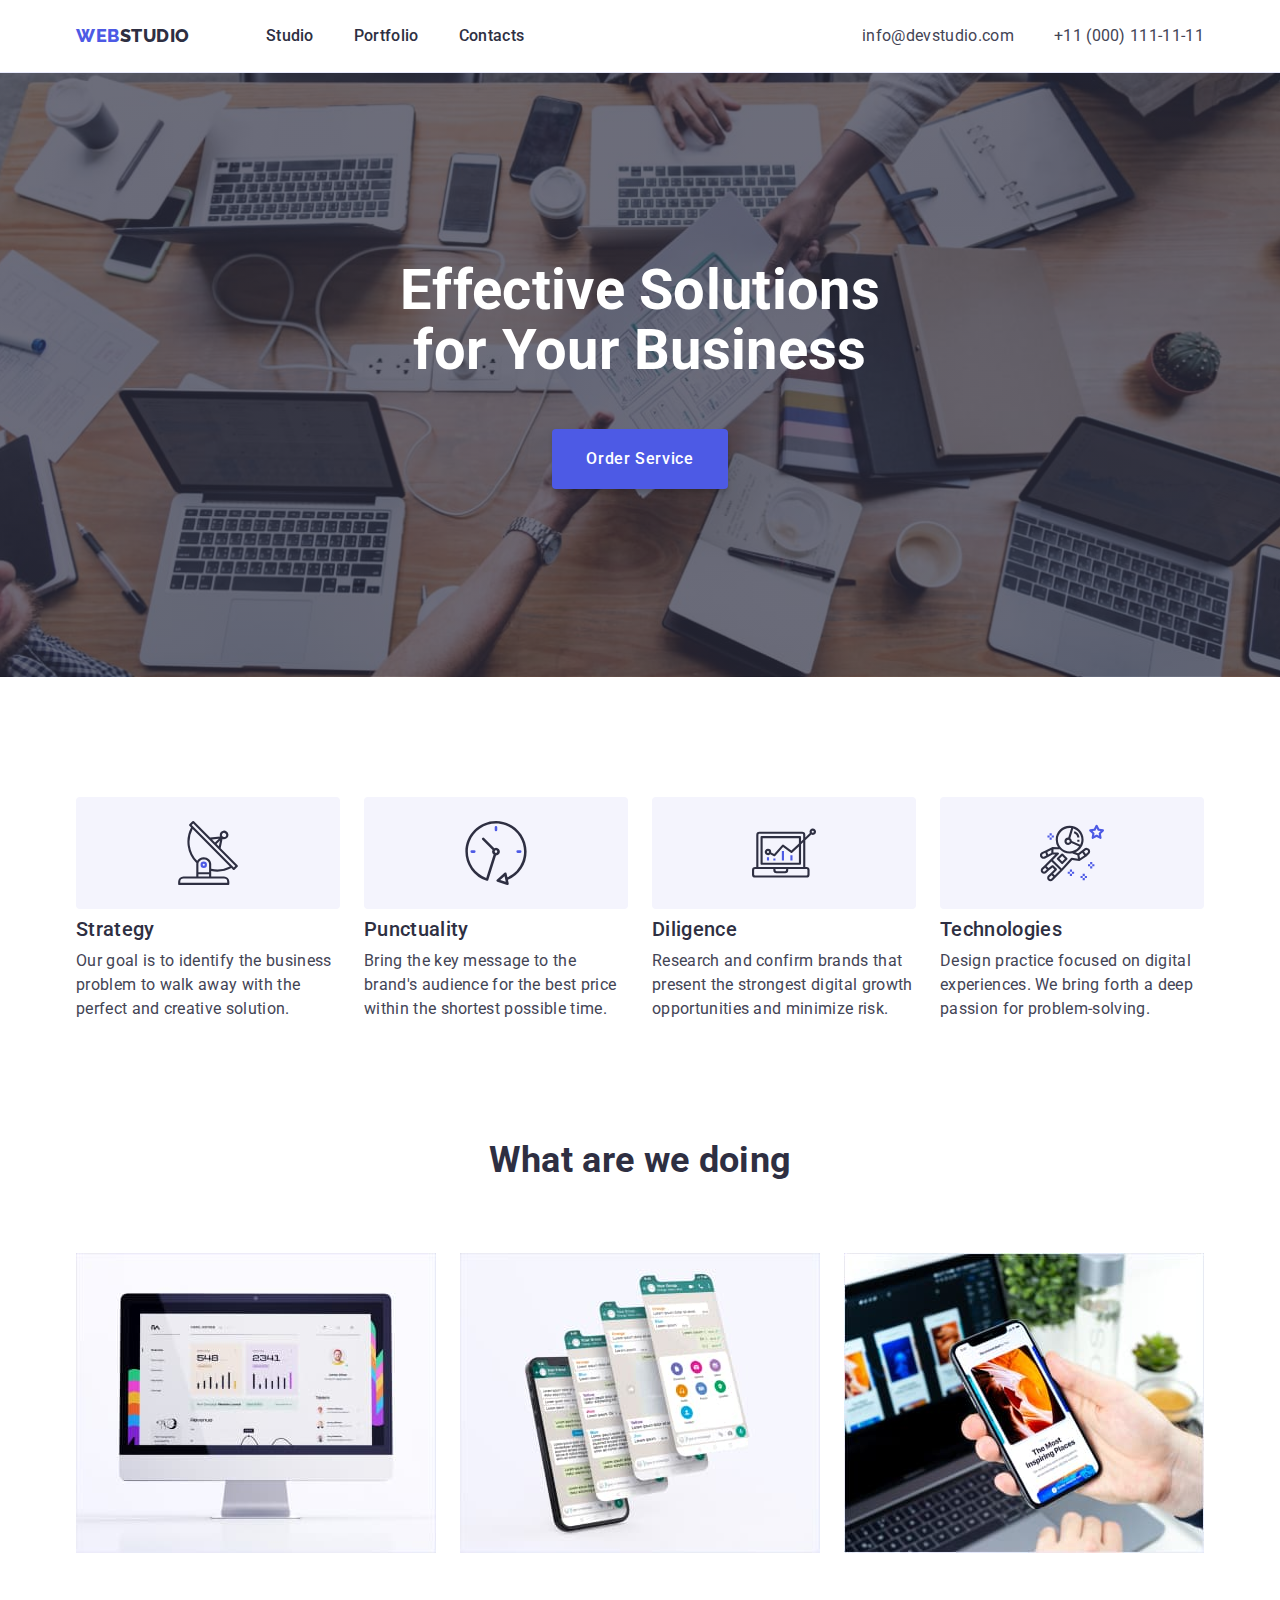
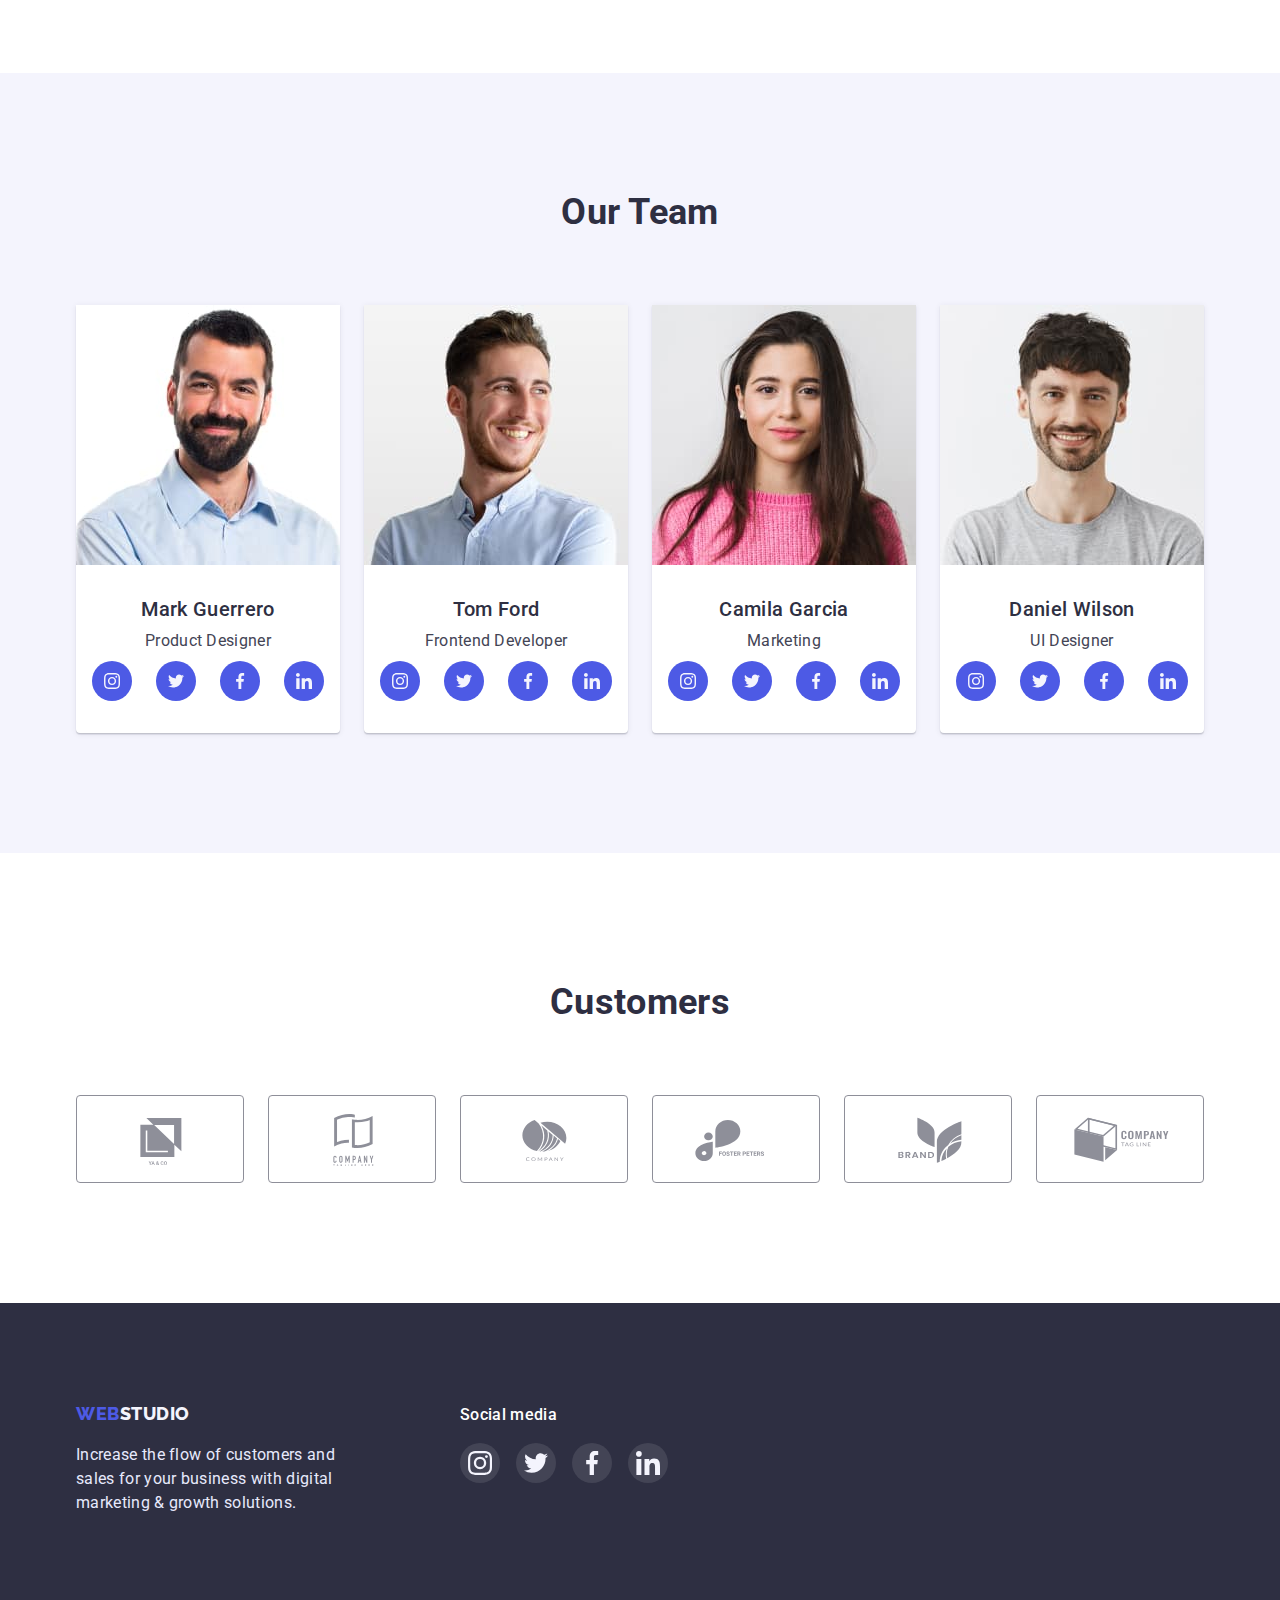
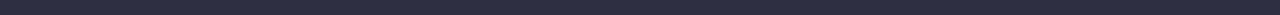
<file: index.html>
<!DOCTYPE html>
<html lang="en">
  <head>
    <meta charset="UTF-8" />
    <meta http-equiv="X-UA-Compatible" content="IE=edge" />
    <meta name="viewport" content="width=device-width, initial-scale=1.0" />
    <title>Студія</title>
    <link
      href="https://fonts.googleapis.com/css2?family=Raleway:wght@800&family=Roboto:wght@400;500;700;900&display=swap"
      rel="stylesheet"
    />
    <link
      rel="stylesheet"
      href="https://cdn.jsdelivr.net/npm/modern-normalize@1.1.0/modern-normalize.min.css"
    />
    <link rel="stylesheet" href="./css/styles.css" />
  </head>
  <body>
    <!-- Шапка сайта -->
    <header class="page-header">
      <div class="container header-nav">
        <nav class="main-nav">
          <!-- Logo -->
          <a href="./index.html" class="logo"
            >Web<span class="logo-studio">Studio</span></a
          >
          <!-- Menu -->
          <ul class="site-nav list">
            <li class="item"><a href="./index.html" class="link">Studio</a></li>
            <li class="item">
              <a href="./portfolio.html" class="link">Portfolio</a>
            </li>
            <li class="item"><a href="" class="link">Contacts</a></li>
          </ul>
        </nav>
        <!-- Contacts -->
        <address>
          <ul class="auth-nav list">
            <li class="item">
              <a href="mailto:info@devstudio.com" class="link-contact"
                >info@devstudio.com</a
              >
            </li>
            <li class="item">
              <a href="tel:+110001111111" class="link-contact"
                >+11 (000) 111-11-11</a
              >
            </li>
          </ul>
        </address>
      </div>
    </header>
    <main>
      <!-- Hero -->
      <section class="hero hero-bg">
        <div class="container">
          <h1 class="hero-title">Effective Solutions for Your Business</h1>
          <button type="button" class="button">Order Service</button>
        </div>
      </section>
      <!-- features -->
      <section class="feature-section">
        <div class="container">
          <h2 class="visually-hidden">features</h2>
          <ul class="feature-list list">
            <li class="feature-item">
              <div class="icon">
                <svg class="icon-item" width="64" height="64">
                  <use href="./images/icons.svg#icon-antenna"></use>
                </svg>
              </div>
              <h3 class="items-header">Strategy</h3>
              <p class="feature-text">
                Our goal is to identify the business problem to walk away with
                the perfect and creative solution.
              </p>
            </li>
            <li class="feature-item">
               <div class="icon">
                <svg class="icon-item" width="64" height="64">
                  <use href="./images/icons.svg#icon-clock"></use>
                </svg>
              </div>
              <h3 class="items-header">Punctuality</h3>
              <p class="feature-text">
                Bring the key message to the brand's audience for the best price
                within the shortest possible time.
              </p>
            </li>
            <li class="feature-item">
               <div class="icon">
                <svg class="icon-item" width="64" height="64">
                  <use href="./images/icons.svg#icon-diagram"></use>
                </svg>
              </div>
              <h3 class="items-header">Diligence</h3>
              <p class="feature-text">
                Research and confirm brands that present the strongest digital
                growth opportunities and minimize risk.
              </p>
            </li>
            <li class="feature-item">
               <div class="icon">
                <svg class="icon-item" width="64" height="64">
                  <use href="./images/icons.svg#icon-astronaut"></use>
                </svg>
              </div>
              <h3 class="items-header">Technologies</h3>
              <p class="feature-text">
                Design practice focused on digital experiences. We bring forth a
                deep passion for problem-solving.
              </p>
            </li>
          </ul>
        </div>
      </section>
      <!-- What are we doing -->
      <section class="products-section">
        <div class="container">
          <h2 class="section-title">What are we doing</h2>
          <ul class="products-list list">
            <li class="item">
              <img src="./images/monitor.jpg" alt="monitor" width="360" />
            </li>
            <li class="item">
              <img src="./images/screens.jpg" alt="screens" width="360" />
            </li>
            <li class="item">
              <img src="./images/phone.jpg" alt="phone" width="360" />
            </li>
          </ul>
        </div>
      </section>
      <!-- Our team -->
      <section class="team-section">
        <div class="container">
          <h2 class="section-title">Our Team</h2>
          <ul class="card-set list">
            <li class="item">
              <div class="card-thumb">
                <img src="./images/mark.jpg" alt="Mark Guerrero" width="264" />

                <div class="card-content">
                  <h3 class="items-header">Mark Guerrero</h3>
                  <p class="job-title">Product Designer</p>
                  <ul class="social-list list">
                    <li class="social-list-item">
                      <a href="" class="social-list-link">
                        <svg class="social-list-icon" width="16" hight="16">
                          <use href="./images/icons.svg#icon-instagram"></use>
                        </svg>
                      </a>
                    </li>
                    <li class="social-list-item">
                      <a href="" class="social-list-link">
                        <svg class="social-list-icon" width="16" hight="16">
                          <use href="./images/icons.svg#icon-twitter"></use>
                        </svg>
                      </a>
                    </li>
                    <li class="social-list-item">
                      <a href="" class="social-list-link">
                        <svg class="social-list-icon" width="16" hight="16">
                          <use href="./images/icons.svg#icon-facebook"></use>
                        </svg>
                      </a>
                    </li>
                    <li class="social-list-item">
                      <a href="" class="social-list-link">
                        <svg class="social-list-icon" width="16" hight="16">
                          <use href="./images/icons.svg#icon-linkedin"></use>
                        </svg>
                      </a>
                    </li>
                  </ul>
                </div>
              </div>
            </li>
            <li class="item">
              <div class="card-thumb">
                <img src="./images/tom.jpg" alt="Tom Ford" width="264" />

                <div class="card-content">
                  <h3 class="items-header">Tom Ford</h3>
                  <p class="job-title">Frontend Developer</p>
                  <ul class="social-list list">
                    <li class="social-list-item">
                      <a href="" class="social-list-link">
                        <svg class="social-list-icon" width="16" hight="16">
                          <use href="./images/icons.svg#icon-instagram"></use>
                        </svg>
                      </a>
                    </li>
                    <li class="social-list-item">
                      <a href="" class="social-list-link">
                        <svg class="social-list-icon" width="16" hight="16">
                          <use href="./images/icons.svg#icon-twitter"></use>
                        </svg>
                      </a>
                    </li>
                    <li class="social-list-item">
                      <a href="" class="social-list-link">
                        <svg class="social-list-icon" width="16" hight="16">
                          <use href="./images/icons.svg#icon-facebook"></use>
                        </svg>
                      </a>
                    </li>
                    <li class="social-list-item">
                      <a href="" class="social-list-link">
                        <svg class="social-list-icon" width="16" hight="16">
                          <use href="./images/icons.svg#icon-linkedin"></use>
                        </svg>
                      </a>
                    </li>
                  </ul>
                </div>
              </div>
            </li>
            <li class="item">
              <div class="card-thumb">
                <img
                  src="./images/camila.jpg"
                  alt="Camila Garcia"
                  width="264"
                />

                <div class="card-content">
                  <h3 class="items-header">Camila Garcia</h3>
                  <p class="job-title">Marketing</p>
                  <ul class="social-list list">
                    <li class="social-list-item">
                      <a href="" class="social-list-link">
                        <svg class="social-list-icon" width="16" hight="16">
                          <use href="./images/icons.svg#icon-instagram"></use>
                        </svg>
                      </a>
                    </li>
                    <li class="social-list-item">
                      <a href="" class="social-list-link">
                        <svg class="social-list-icon" width="16" hight="16">
                          <use href="./images/icons.svg#icon-twitter"></use>
                        </svg>
                      </a>
                    </li>
                    <li class="social-list-item">
                      <a href="" class="social-list-link">
                        <svg class="social-list-icon" width="16" hight="16">
                          <use href="./images/icons.svg#icon-facebook"></use>
                        </svg>
                      </a>
                    </li>
                    <li class="social-list-item">
                      <a href="" class="social-list-link">
                        <svg class="social-list-icon" width="16" hight="16">
                          <use href="./images/icons.svg#icon-linkedin"></use>
                        </svg>
                      </a>
                    </li>
                  </ul>
                </div>
              </div>
            </li>
            <li class="item">
              <div class="card-thumb">
                <img
                  src="./images/daniel.jpg"
                  alt="Daniel Wilson"
                  width="264"
                />

                <div class="card-content">
                  <h3 class="items-header">Daniel Wilson</h3>
                  <p class="job-title">UI Designer</p>
                  <ul class="social-list list">
                    <li class="social-list-item">
                      <a href="" class="social-list-link">
                        <svg class="social-list-icon" width="16" hight="16">
                          <use href="./images/icons.svg#icon-instagram"></use>
                        </svg>
                      </a>
                    </li>
                    <li class="social-list-item">
                      <a href="" class="social-list-link">
                        <svg class="social-list-icon" width="16" hight="16">
                          <use href="./images/icons.svg#icon-twitter"></use>
                        </svg>
                      </a>
                    </li>
                    <li class="social-list-item">
                      <a href="" class="social-list-link">
                        <svg class="social-list-icon" width="16" hight="16">
                          <use href="./images/icons.svg#icon-facebook"></use>
                        </svg>
                      </a>
                    </li>
                    <li class="social-list-item">
                      <a href="" class="social-list-link">
                        <svg class="social-list-icon" width="16" hight="16">
                          <use href="./images/icons.svg#icon-linkedin"></use>
                        </svg>
                      </a>
                    </li>
                  </ul>
                </div>
              </div>
            </li>
          </ul>
        </div>
      </section>
      <!-- Customers -->
      <section class="customers-section">
        <div class="container">
          <h2 class="section-title">Customers</h2>
          <ul class="customers-list list">
            <li class="customers-item">
              <a href="" class="customers-link">
                <svg class="customers-icon" width="104" height="56">
                  <use href="./images/icons.svg#icon-client-1"></use>
                </svg>
              </a>
            </li>
            <li class="customers-item">
              <a href="" class="customers-link">
                <svg class="customers-icon" width="104" height="56">
                  <use href="./images/icons.svg#icon-client-2"></use>
                </svg>
              </a>
            </li>
            <li class="customers-item">
              <a href="" class="customers-link">
                <svg class="customers-icon" width="104" height="56">
                  <use href="./images/icons.svg#icon-client-3"></use>
                </svg>
              </a>
            </li>
            <li class="customers-item">
              <a href="" class="customers-link">
                <svg class="customers-icon" width="104" height="56">
                  <use href="./images/icons.svg#icon-client-4"></use>
                </svg>
              </a>
            </li>
            <li class="customers-item">
              <a href="" class="customers-link">
                <svg class="customers-icon" width="104" height="56">
                  <use href="./images/icons.svg#icon-client-5"></use>
                </svg>
              </a>
            </li>
            <li class="customers-item">
              <a href="" class="customers-link">
                <svg class="customers-icon" width="104" height="56">
                  <use href="./images/icons.svg#icon-client-6"></use>
                </svg>
              </a>
            </li>
          </ul>
        </div>
      </section>
    </main>
    <!-- FOOTER -->
    <footer class="section-footer">
      <div class="container footer-flex">
        <div class="footer-logo-description">
        <a href="./index.html" class="logo footer">
          Web<span class="logo-footer-studio">Studio</span></a
        >
        <p class="description-footer">
          Increase the flow of customers and sales for your business with
          digital marketing & growth solutions.
        </p></div>

        <div class="footer-social-thumb">
          <p class="footer-social-media">Social media</p>
          <ul class="footer-social-list list">
            <li class="footer-social-list-item">
              <a href="" class="footer-social-list-link">
                <svg class="footer-social-list-icon" width="24" hight="24">
                  <use href="./images/icons.svg#icon-instagram"></use>
                </svg>
              </a>
            </li>
            <li class="footer-social-list-item">
              <a href="" class="footer-social-list-link">
                <svg class="footer-social-list-icon" width="24" hight="24">
                  <use href="./images/icons.svg#icon-twitter"></use>
                </svg>
              </a>
            </li>
            <li class="footer-social-list-item">
              <a href="" class="footer-social-list-link">
                <svg class="footer-social-list-icon" width="24" hight="24">
                  <use href="./images/icons.svg#icon-facebook"></use>
                </svg>
              </a>
            </li>
            <li class="footer-social-list-item">
              <a href="" class="footer-social-list-link">
                <svg class="footer-social-list-icon" width="24" hight="24">
                  <use href="./images/icons.svg#icon-linkedin"></use>
                </svg>
              </a>
            </li>
          </ul>
        </div>
    </footer>
  </body>
</html>
</file>
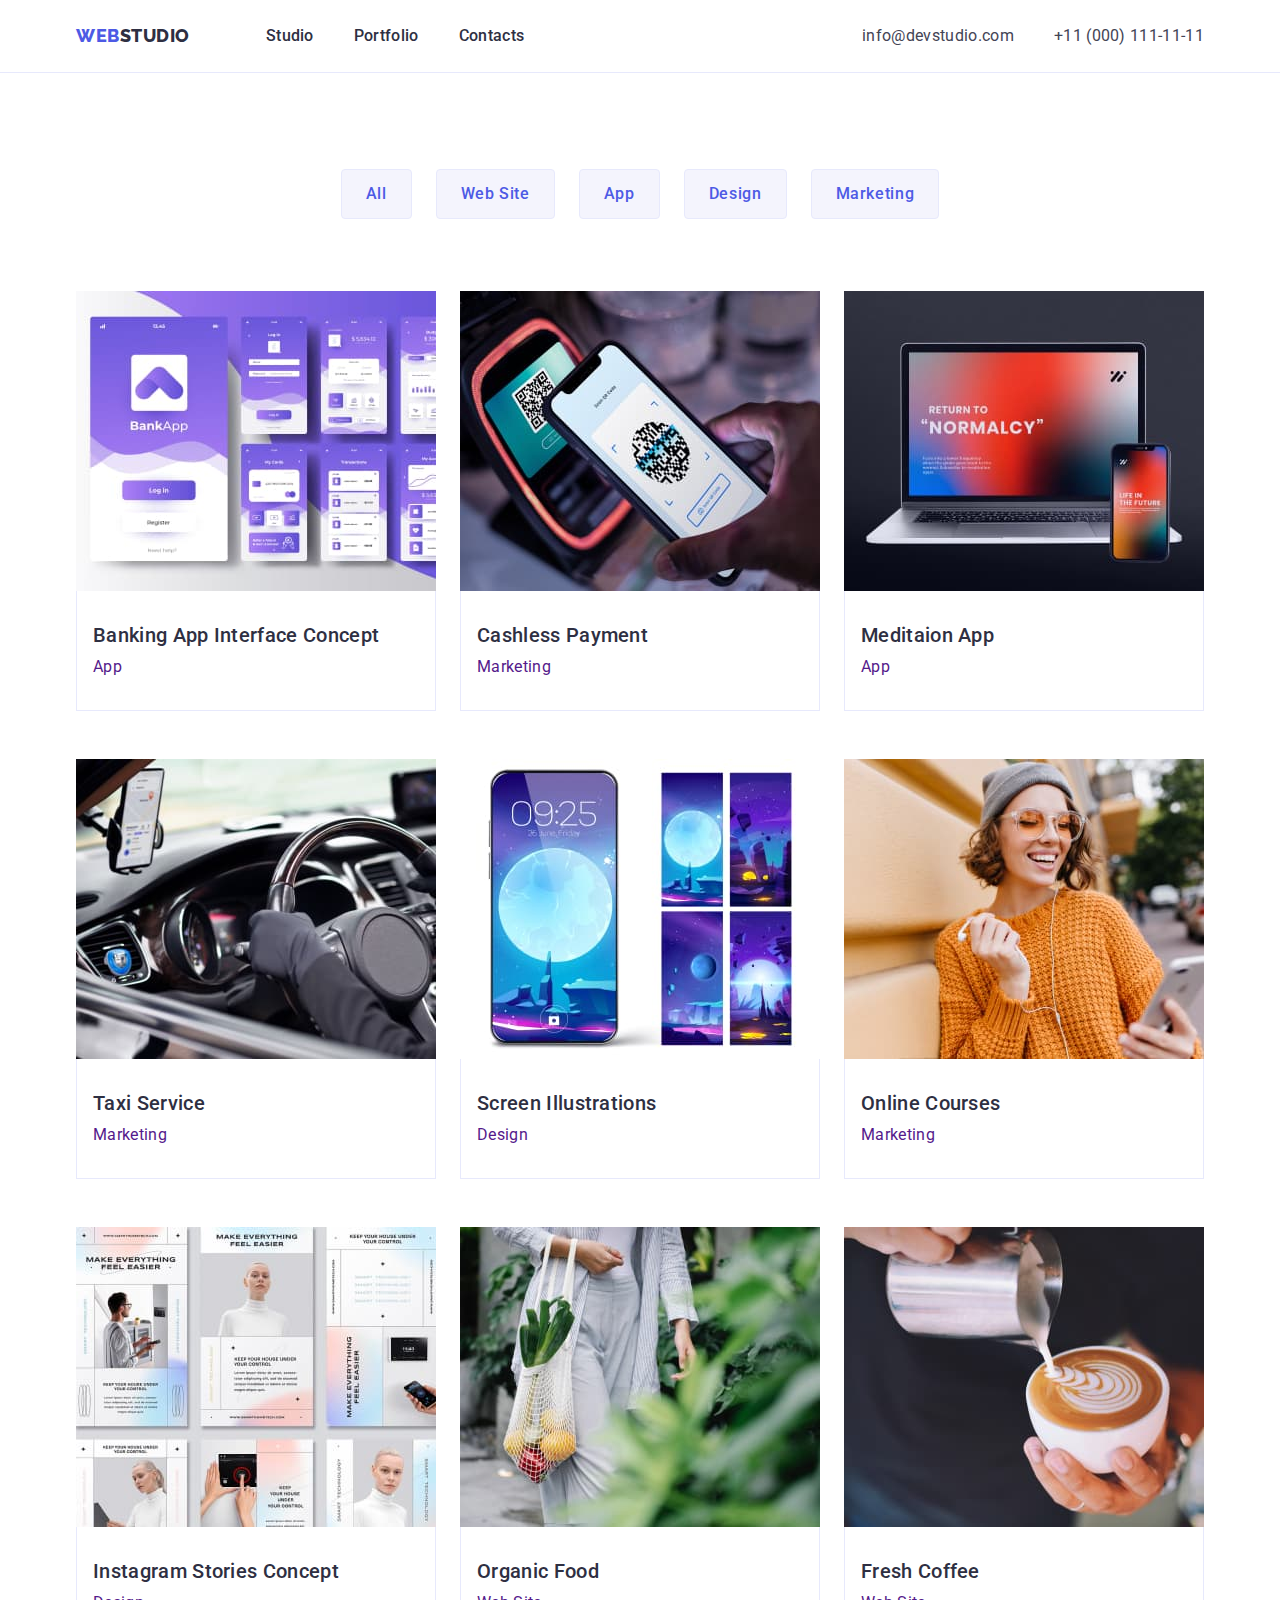
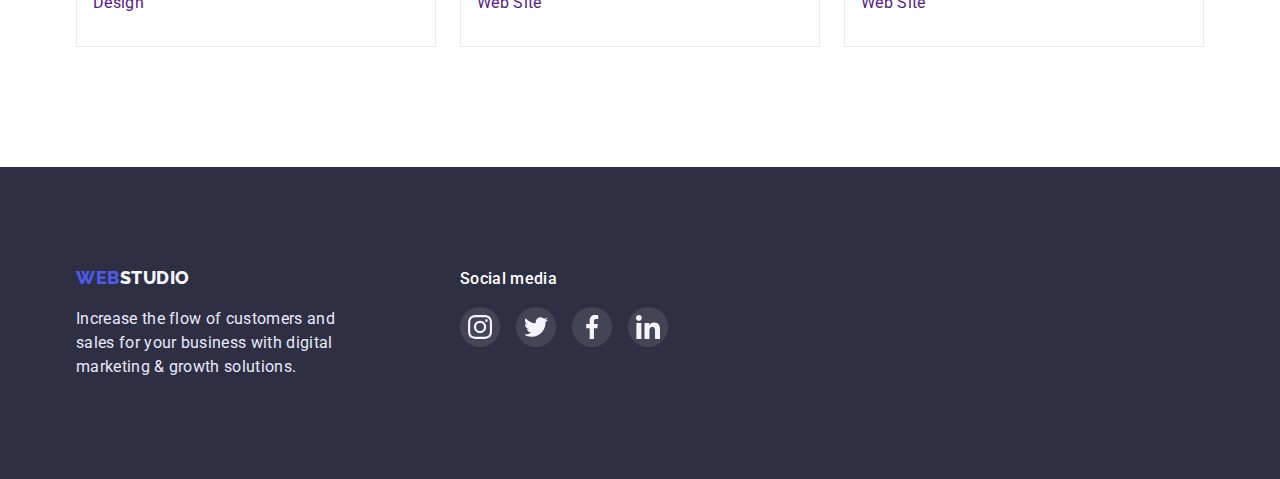
<file: portfolio.html>
<!DOCTYPE html>
<html lang="en">
  <head>
    <meta charset="UTF-8" />
    <meta http-equiv="X-UA-Compatible" content="IE=edge" />
    <meta name="viewport" content="width=device-width, initial-scale=1.0" />
    <title>Портфоліо</title>
    <link
      href="https://fonts.googleapis.com/css2?family=Raleway:wght@800&family=Roboto:wght@400;500;700;900&display=swap"
      rel="stylesheet"
    />
    <link
      rel="stylesheet"
      href="https://cdn.jsdelivr.net/npm/modern-normalize@1.1.0/modern-normalize.min.css"
    />
    <link rel="stylesheet" href="./css/styles.css" />
  </head>
  <body>
    <!-- Шапка сайта -->
    <header class="page-header">
      <div class="container header-nav">
        <nav class="main-nav">
          <!-- Logo -->
          <a href="./index.html" class="logo"
            >Web<span class="logo-studio">Studio</span></a
          >
          <!-- Menu -->
          <ul class="site-nav list">
            <li class="item"><a href="./index.html" class="link">Studio</a></li>
            <li class="item">
              <a href="./portfolio.html" class="link">Portfolio</a>
            </li>
            <li class="item"><a href="" class="link">Contacts</a></li>
          </ul>
        </nav>
        <!-- Contacts -->
        <address>
          <ul class="auth-nav list">
            <li class="item">
              <a href="mailto:info@devstudio.com" class="link-contact"
                >info@devstudio.com</a
              >
            </li>
            <li class="item">
              <a href="tel:+110001111111" class="link-contact"
                >+11 (000) 111-11-11</a
              >
            </li>
          </ul>
        </address>
      </div>
    </header>
    <main>
      <section class="portfolio-section">
        <h1 class="visually-hidden">Effective Solutions for Your Business</h1>
        <h2 class="visually-hidden">Filters</h2>
        <div class="container">
          <ul class="filter-buttons list">
            <li class="filter-button-item">
              <button type="button" class="filter-button">All</button>
            </li>
            <li class="filter-button-item">
              <button type="button" class="filter-button">Web Site</button>
            </li>
            <li class="filter-button-item">
              <button type="button" class="filter-button">App</button>
            </li>
            <li class="filter-button-item">
              <button type="button" class="filter-button">Design</button>
            </li>
            <li class="filter-button-item">
              <button type="button" class="filter-button">Marketing</button>
            </li>
          </ul>
       
          <ul class="filter-set list">
            <li class="filter-item">
             
                <a href="" class="link-card">
              
                  <img
                    src="./images/banking.jpg"
                    alt="Banking App Interface Concept"
                    width="360"
                    height="300"
                  />
                  
                  <div class="filter-card-content">
                    <h3 class="items-header">Banking App Interface Concept</h3>
                    <p class="product-title">App</p>
                  </div>
                </a>
         
            </li>
            <li class="filter-item">
              
                <a href="" class="link-card">
           
                    <img
                      src="./images/payment.jpg"
                      alt="Cashless Payment"
                      width="360"
                      height="300"
                    />
            
                  <div class="filter-card-content">
                    <h3 class="items-header">Cashless Payment</h3>
                    <p class="product-title">Marketing</p>
                  </div>
                </a>
            </li>
            <li class="filter-item">
          
                <a href="" class="link-card">
                 
                    <img
                      src="./images/app.jpg"
                      alt="Meditaion App"
                      width="360"
                      height="300"
                    />
                  
                  <div class="filter-card-content">
                    <h3 class="items-header">Meditaion App</h3>
                    <p class="product-title">App</p>
                  </div></a
                >
            
            </li>
            <li class="filter-item">
              
                <a href="" class="link-card"
                  >
                    <img
                      src="./images/taxi.jpg"
                      alt="Taxi Service"
                      width="360"
                      height="300"
                    />
         
                  <div class="filter-card-content">
                    <h3 class="items-header">Taxi Service</h3>
                    <p class="product-title">Marketing</p>
                  </div></a
                >
              
            </li>
            <li class="filter-item">
              
                <a href="" class="link-card"
                  >
                    <img
                      src="./images/moon.jpg"
                      alt="Screen Illustrations"
                      width="360"
                      height="300"
                    />
                  
                  <div class="filter-card-content">
                    <h3 class="items-header">Screen Illustrations</h3>
                    <p class="product-title">Design</p>
                  </div></a
                >
            
            </li>
            <li class="filter-item">
             
                <a href="" class="link-card"
                  >
                    <img
                      src="./images/courses.jpg"
                      alt="Online Courses"
                      width="360"
                      height="300"
                    />
                 
                  <div class="filter-card-content">
                    <h3 class="items-header">Online Courses</h3>
                    <p class="product-title">Marketing</p>
                  </div></a
                >
              
            </li>
            <li class="filter-item">
             
                <a href="" class="link-card"
                  >
                    <img
                      src="./images/stories.jpg"
                      alt="Instagram Stories Concept"
                      width="360"
                      height="300"
                    />
                  
                  <div class="filter-card-content">
                    <h3 class="items-header">Instagram Stories Concept</h3>
                    <p class="product-title">Design</p>
                  </div></a
                >
              
            </li>
            <li class="filter-item">
              
                <a href="" class="link-card"
                  >
                    <img
                      src="./images/food.jpg"
                      alt="Organic Food"
                      width="360"
                      height="300"
                    />
              
                  <div class="filter-card-content">
                    <h3 class="items-header">Organic Food</h3>
                    <p class="product-title">Web Site</p>
                  </div></a
                >
          
            </li>
            <li class="filter-item">
              
                <a href="" class="link-card"
                  >
                    <img
                      src="./images/coffee.jpg"
                      alt="Fresh Coffee"
                      width="360"
                      height="300"
                    />
                  
                  <div class="filter-card-content">
                    <h3 class="items-header">Fresh Coffee</h3>
                    <p class="product-title">Web Site</p>
                  </div></a
                >
             
            </li>
          </ul>
        </div>
      </section>
    </main>

    <footer class="section-footer">
      <div class="container footer-flex">
        <div class="footer-logo-description">
        <a href="./index.html" class="logo footer">
          Web<span class="logo-footer-studio">Studio</span></a
        >
        <p class="description-footer">
          Increase the flow of customers and sales for your business with
          digital marketing & growth solutions.
        </p></div>

        <div class="footer-social-thumb">
          <p class="footer-social-media">Social media</p>
          <ul class="footer-social-list list">
            <li class="footer-social-list-item">
              <a href="" class="footer-social-list-link">
                <svg class="footer-social-list-icon" width="24" hight="24">
                  <use href="./images/icons.svg#icon-instagram"></use>
                </svg>
              </a>
            </li>
            <li class="footer-social-list-item">
              <a href="" class="footer-social-list-link">
                <svg class="footer-social-list-icon" width="24" hight="24">
                  <use href="./images/icons.svg#icon-twitter"></use>
                </svg>
              </a>
            </li>
            <li class="footer-social-list-item">
              <a href="" class="footer-social-list-link">
                <svg class="footer-social-list-icon" width="24" hight="24">
                  <use href="./images/icons.svg#icon-facebook"></use>
                </svg>
              </a>
            </li>
            <li class="footer-social-list-item">
              <a href="" class="footer-social-list-link">
                <svg class="footer-social-list-icon" width="24" hight="24">
                  <use href="./images/icons.svg#icon-linkedin"></use>
                </svg>
              </a>
            </li>
          </ul>
        </div>
    </footer>
  </body>
</html>
</file>
<file: css/styles.css>
:root {
  --primary-brand-color: #4d5ae5;
  /* IRIS CTAs Focused Active states Links */
  --pressed-color: #404bbf;
  /* OCEAN CTAs */
  --dark-color: #2e2f42;
  /* NAVY BLUE Overlays Shadows Headings */
  --success-color: #31d0aa;
  /* background: #31D0AA; opacity: 0.5;
   background: #31D0AA; opacity: 0.75; */
  /* GREEN Valid fields Success messages */
  --text-color: #434455;
  /* SLATE Body text */
  --subtle-text-color: #8e8f99;
  /* LIGHT SLATE Helper text Deemphasized text */
  --accent-color: #e7e9fc;
  /* CORNFLOWER Accent color Hairlines Subtle backgrounds */
  --light-color: #f4f4fd;
  /* CLOUD Light mode backgrounds Light mode Dialogs/alerts */
  --modal-overlay: #2e2f42;
  /* NAVY BLUE MODAL overlay*/
  --Hero-background: #2e2f42;
  /* GRAY Hero image background */
  --white-color: #ffffff;
  --card-set-gap: 24px;
}

body {
  color: var(--text-color);
  font-family: Roboto, sans-serif;
  font-size: 16px;
  line-height: 1.5;
  letter-spacing: 0.02em;
  text-decoration: none;
  background-color: var(--white-color);
}
h1,
h2,
h3,
h4,
h5,
p {
  margin-top: 0;
  margin-bottom: 0;
}
ul {
  margin: 0;
  padding: 0;
}
img {
  display: block;
  max-width: 100%;
}
.visually-hidden {
  position: absolute;
  width: 1px;
  height: 1px;
  margin: -1px;
  border: 0;
  padding: 0;
  white-space: nowrap;
  clip-path: inset(100%);
  clip: rect(0 0 0 0);
  overflow: hidden;
}

.list {
  list-style: none;
  padding: 0;
  margin: 0;
}
.link {
  color: var(--dark-color);
  text-decoration: none;
}

.container {
  width: 1158px;
  margin: 0 auto;
  padding: 0 15px;
}

/* HEADER */

.page-header {
  border-bottom: 1px solid var(--accent-color);
  padding-top: var(--card-set-gap);
  padding-bottom: var(--card-set-gap);
}

.header-nav {
  display: flex;
  align-items: center;
  justify-content: space-between;
}
.main-nav {
  display: flex;
  align-items: center;
}
.site-nav {
  display: flex;
  margin-left: 76px;
  align-items: center;
  font-weight: 500;
}

.site-nav .item + .item {
  margin-left: 40px;
}
.auth-nav {
  display: flex;
  margin-left: auto;
  align-items: flex-end;
}
.auth-nav .item + .item {
  margin-left: 40px;
}
.site-nav .link:hover,
.site-nav .link:focus {
  color: var(--pressed-color);
}

.link-contact {
  color: var(--text-color);
  text-decoration: none;
  font-style: normal;
}

.link-contact:hover,
.link-contact:focus {
  color: var(--pressed-color);
}
/* HERO */

.hero {
  padding-top: 188px;
  padding-bottom: 188px;
  text-align: center;
  background-color: var(--modal-overlay);
}
.hero-bg {
  background-image: linear-gradient(
      rgba(46, 47, 66, 0.7),
      rgba(46, 47, 66, 0.7)
    ),
    url('../images/bg.jpg');
 
  background-repeat: no-repeat;
  background-position: 50% 50%;
   background-size: cover;
  max-width: 1440px;
  margin: 0 auto;
}

.hero-title {
  margin-left: auto;
  margin-right: auto;
  margin-bottom: 48px;

  max-width: 496px;

  font-weight: 700;
  font-size: 56px;
  line-height: 1.07;
  text-align: center;
  color: var(--white-color);
}

/* FEATURES */

.feature-section {
  padding-top: 120px;
  padding-bottom: 120px;
}
.feature-list {
  display: flex;
  flex-wrap: wrap;
}

.feature-item {
  flex-basis: calc((100% - var(--card-set-gap) * 3) / 4);
  margin-right: var(--card-set-gap);
}

.feature-item:last-child {
  margin-right: 0;
}
.icon {
  display: flex;
  justify-content: center;
  align-items: center;
  width: 264px;
  height: 112px;
  background: var(--light-color);
  border-radius: 4px;
  margin-bottom: 8px;
  fill: var(--primary-brand-color)
}

/* padding: 24px 100px; */

/* PRODUCTS */

.products-section {
  padding-bottom: 120px;
}
.products-list {
  display: flex;
  flex-wrap: wrap;
}
.products-list .item {
  flex-basis: calc((100% - 2 * var(--card-set-gap)) / 3);
  margin-right: var(--card-set-gap);
}
.products-list .item:last-child {
  margin-right: 0;
}

/* LOGO */

.logo {
  font-family: 'Raleway', sans-serif;
  font-weight: 800;
  font-size: 18px;
  line-height: 1.33;
  letter-spacing: 0.03em;
  text-transform: uppercase;
  color: var(--primary-brand-color);
  text-decoration: none;
}
.logo-studio {
  color: var(--dark-color);
}
/* LOGO-footer */

.footer {
  line-height: 1.17;
}

.logo-footer-studio {
  width: 71px;
  color: var(--light-color);
}
.section-footer {
  background: var(--modal-overlay);
  padding-top: 100px;
  padding-bottom: 100px;
}

.description-footer {
  width: 264px;
  margin-top: 16px;
  color: var(--accent-color);
}

/* OUR TEAM */

.team-section {
  background: var(--light-color);
  padding-bottom: 120px;
  padding-top: 120px;
}

.card-set {
  display: flex;
  flex-wrap: wrap;
}

.card-set > .item {
  flex-basis: calc((100% - var(--card-set-gap) * 3) / 4);
}

.card-set > .item:not(:nth-child(4n)) {
  margin-right: var(--card-set-gap);
}

.section-title {
  margin-bottom: 72px;
  font-weight: 700;
  font-size: 36px;
  line-height: 1.11;
  text-align: center;
  color: var(--dark-color);
}

.items-header {
  margin-bottom: 8px;
  font-weight: 500;
  font-size: 20px;
  line-height: 1.2;
  color: var(--dark-color);
  text-decoration: none;
}
.social-list {
  display: flex;
  justify-content: center;
  gap: 24px;
}

.social-list-link {
  display: flex;
  justify-content: center;
  align-items: center;
  width: 40px;
  height: 40px;
  border-radius: 50%;
  background: var(--primary-brand-color);
}
.social-list-link:hover,
.social-list-link:focus {
  background: var(--pressed-color);
}
.social-list-icon {
  fill: var(--light-color);
  Width
width: 16px;
  height: 16px;
}
.job-title {
  margin-bottom: 8px;
}
/* CARD */
.card-thumb {
  background: var(--white-color);
  box-shadow: 0px 1px 6px rgba(46, 47, 66, 0.08),
    0px 1px 1px rgba(46, 47, 66, 0.16), 0px 2px 1px rgba(46, 47, 66, 0.08);
  border-radius: 0px 0px 4px 4px;
}

.card-content {
  text-align: center;
  padding-top: 32px;
  padding-bottom: 32px;
}

/* BUTTON*/
.button {
  display: inline-block;
  min-width: 169px;
  padding: 16px 32px;
  box-shadow: 0px 4px 4px rgba(0, 0, 0, 0.15);
  border-radius: 4px;
  cursor: pointer;
  color: var(--white-color);
  background-color: var(--primary-brand-color);
  font-family: inherit;
  font-weight: 500;
  font-size: 16px;
  line-height: 1.5;
  letter-spacing: 0.04em;
  text-decoration: none;
  border-color: transparent;
}

.button:hover,
.button:focus {
  background-color: var(--pressed-color);
}

/* PORTFOLIO PAGE */

.portfolio-section {
  padding-top: 96px;
  padding-bottom: 120px;
}
/* FILTRE BUTTONS */

.filter-buttons {
  display: flex;
  flex-direction: row;
  justify-content: center;
  margin-bottom: 72px;
}

.filter-button {
  padding: 12px 24px;
  display: inline-block;

  font-family: inherit;
  font-style: normal;
  font-weight: 500;
  font-size: 16px;
  line-height: 1.5;
  letter-spacing: 0.04em;
  color: var(--primary-brand-color);
  background-color: var(--light-color);
  border: 1px solid var(--accent-color);
  border-radius: 4px;
  cursor: pointer;
}
.filter-button:hover,
.filter-button:focus {
  color: var(--white-color);
  background-color: var(--pressed-color);
  box-shadow: 0px 3px 1px rgba(0, 0, 0, 0.1), 0px 2px 1px rgba(0, 0, 0, 0.08),
    0px 2px 2px rgba(0, 0, 0, 0.12);
  border-color: transparent;
}
.filter-button-item {
  margin-right: var(--card-set-gap);
}
.filter-button-item:last-child {
  margin-right: 0;
}

/* FILTER CARDS */

.filter-set {
  display: flex;
  flex-wrap: wrap;
  gap: 48px 24px;
}
.filter-item {
  flex-basis: calc((100% - var(--card-set-gap) * 2) / 3);
}
.link-card {
  display: block;
  text-decoration: none;
}

.filter-card-content {
  padding: 32px 16px 31px;
  border-left: 1px solid var(--accent-color);
  border-right: 1px solid var(--accent-color);
  border-bottom: 1px solid var(--accent-color);
}
.link-card:hover,
.link-card:focus {
  box-shadow: 0px 1px 6px rgba(46, 47, 66, 0.08),
    0px 1px 1px rgba(46, 47, 66, 0.16), 0px 2px 1px rgba(46, 47, 66, 0.08)
;
}
/*============== CUSTOMERS ==============*/
.customers-section {
  padding-top: 130px;
  padding-bottom: 120px;
}

.customers-list {
  display: flex;
  justify-content: center;
  gap: 24px;
}

.customers-link {
  display: flex;
  justify-content: center;
  align-items: center;
  width: 168px;
  height: 88px;
 fill: var(--subtle-text-color);
  border: 1px solid var(--subtle-text-color);
  border-radius: 4px;
}
.customers-link:hover,
.customers-link:focus {
  border: 1px solid var(--pressed-color);
  fill: var(--pressed-color);
}


/* FOOTER-SOCIAL */
.footer-flex {
  display: flex;
   flex-direction: row;
  justify-content: flex-start;
}

.footer-social-thumb {
  display: flex;
  justify-content: flex-start;
  flex-direction: column;
   margin-left: 120px;
}

.footer-social-media {
  font-weight: 500;
  color: var(--white-color);
  margin-bottom: 16px;
 }

.footer-social-list {
  display: flex;
  justify-content: center;
  gap: 16px;
}

.footer-social-list-link {
  display: flex;
  justify-content: center;
  align-items: center;
  width: 40px;
  height: 40px;
  border-radius: 50%;
  background: rgba(255, 255, 255, 0.1);
}
.footer-social-list-link:hover,
.footer-social-list-link:focus {
  background: var(--success-color);
}
.footer-social-list-icon {
  fill: var(--light-color);
  width: 24px;
  height: 24px;
}
</file>
